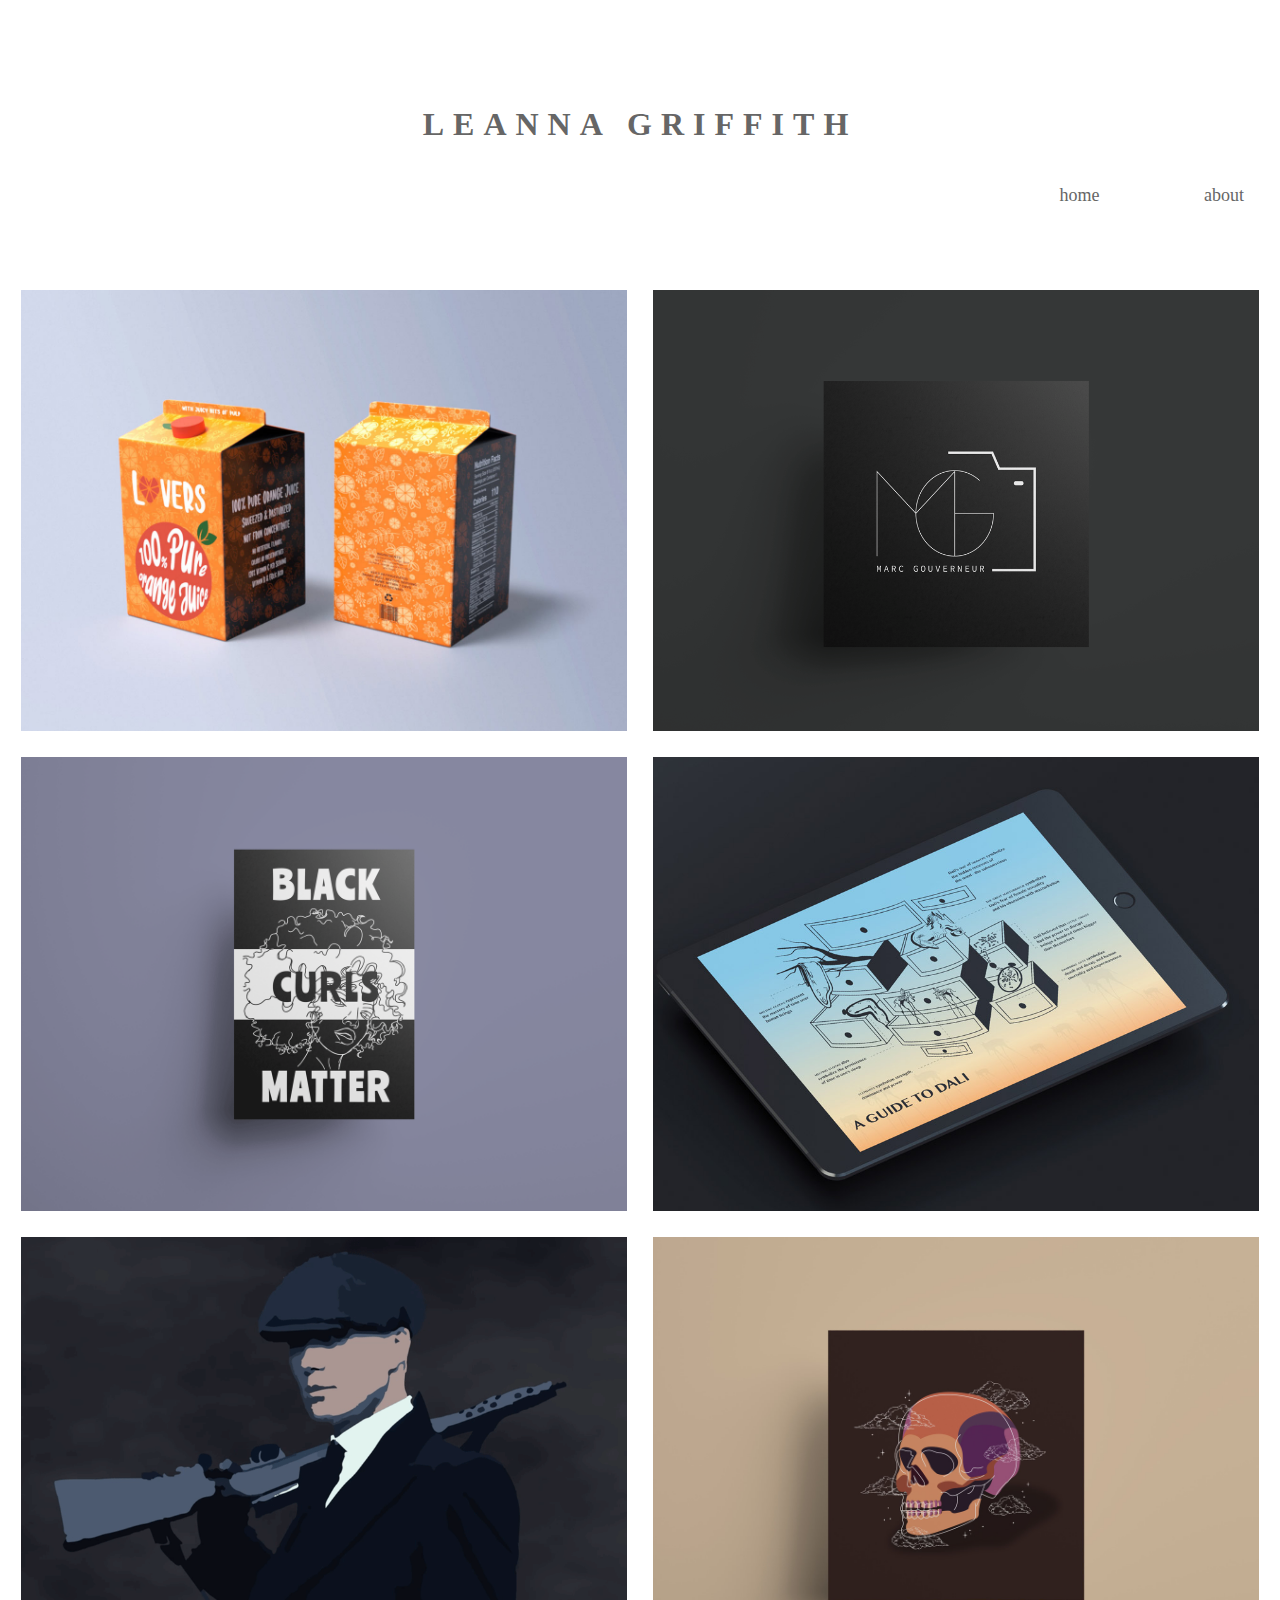
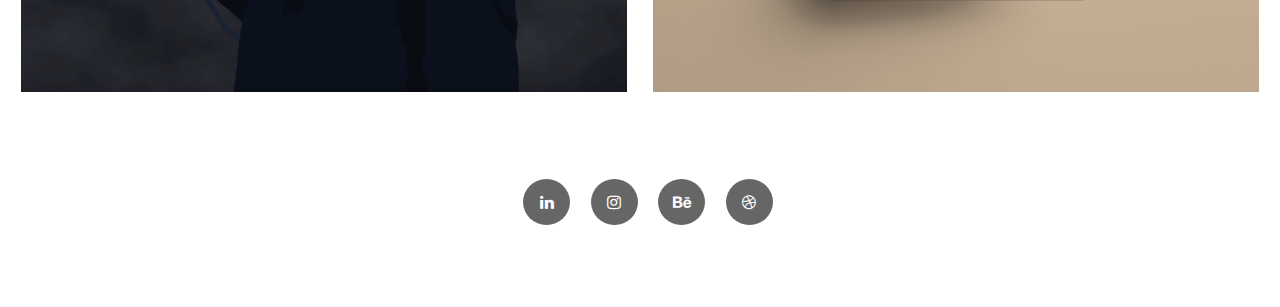
<file: index.html>
<!DOCTYPE html>
<html lang="en-us">
<head>
  <meta charset="utf-8">
  <meta name="viewport" content="width=device-width, initial-scale=1">
  <link rel="stylesheet" href="css/main.css">
  <link rel="stylesheet" href="https://cdnjs.cloudflare.com/ajax/libs/font-awesome/4.7.0/css/font-awesome.min.css">
  <title> Leanna Griffith Portfolio  </title>
  <meta name="description" content="Leanna Griffith Portfolio">
  <meta name="author" content="Leanna Griffith">
</head>
<body>

   <h1>
    <a href="index.html">Leanna Griffith</a>
  </h1>

  <nav>
    <ul>
      <li><a href="index.html">home</a></li>
      <li><a href="about.html">about</a></li>
    </ul>
  </nav>

 <div class="gallery">

  <div class="gallery-item">
     <a href="product-and-package-design.html" target="_top">
     <div class="img__wrap">
       <img class="gallery-image" alt="cover-lovers" src="img/cover-lovers.jpg" width="220" height="250"><div class = "img__description"> Product and Package Design</div>
     </div>
     </a>
    </div>

  <div class="gallery-item">
     <a href="logo-design.html" target="_top">
      <div class="img__wrap">
       <img class="gallery-image" alt="cover-marc-logo" src="img/cover-marc-logo.png" width="220" height="250"><div class = "img__description">Logo Design</div>
      </div>
     </a>
  </div>

  <div class="gallery-item">
    <a href="poster-design.html" target="_top">
      <div class="img__wrap">
        <img class="gallery-image" alt="cover-black-curls" src="img/cover-black-curls.png" width="220" height="250"><div class = "img__description">Poster Design</div>
      </div>
    </a>
  </div>

  <div class="gallery-item">
    <a href="data-visualizations.html" target="_top">
     <div class="img__wrap">
       <img class="gallery-image" alt="cover-dali" src="img/cover-dali.jpg" width="220" height="250"><div class = "img__description">Data Visualizations</div>
     </div>
    </a>
  </div>

  <div class="gallery-item">
    <a href="animations.html" target="_top">
     <div class="img__wrap">
       <img class="gallery-image" alt="cover-tommy" src="img/cover-tommy.png" width="220" height="250"><div class = "img__description">Animations</div>
     </div>
    </a>
  </div>

  <div class="gallery-item">
    <a href="digital-illustrations.html" target="_top">
      <div class="img__wrap">
        <img class="gallery-image" alt="cover-skull" src="img/cover-skull.jpg" width="220" height="250"> <div class = "img__description">Digital Illustrations</div>
      </div>
    </a>
  </div>

</div>

<figure class="social">
  <a href="https://www.linkedin.com/in/leanna-griffith/" target= "_blank" class="fa fa-linkedin"></a>
  <a href="https://www.instagram.com/leanna.design/" target= "_blank" class="fa fa-instagram"></a>
  <a href="https://behance.net/leannagriffith" target= "_blank" class="fa fa-behance"></a>
  <a href="https://dribbble.com/leannagriffith" target= "_blank" class="fa fa-dribbble"></a>
</figure>

</body>
</html>
</file>
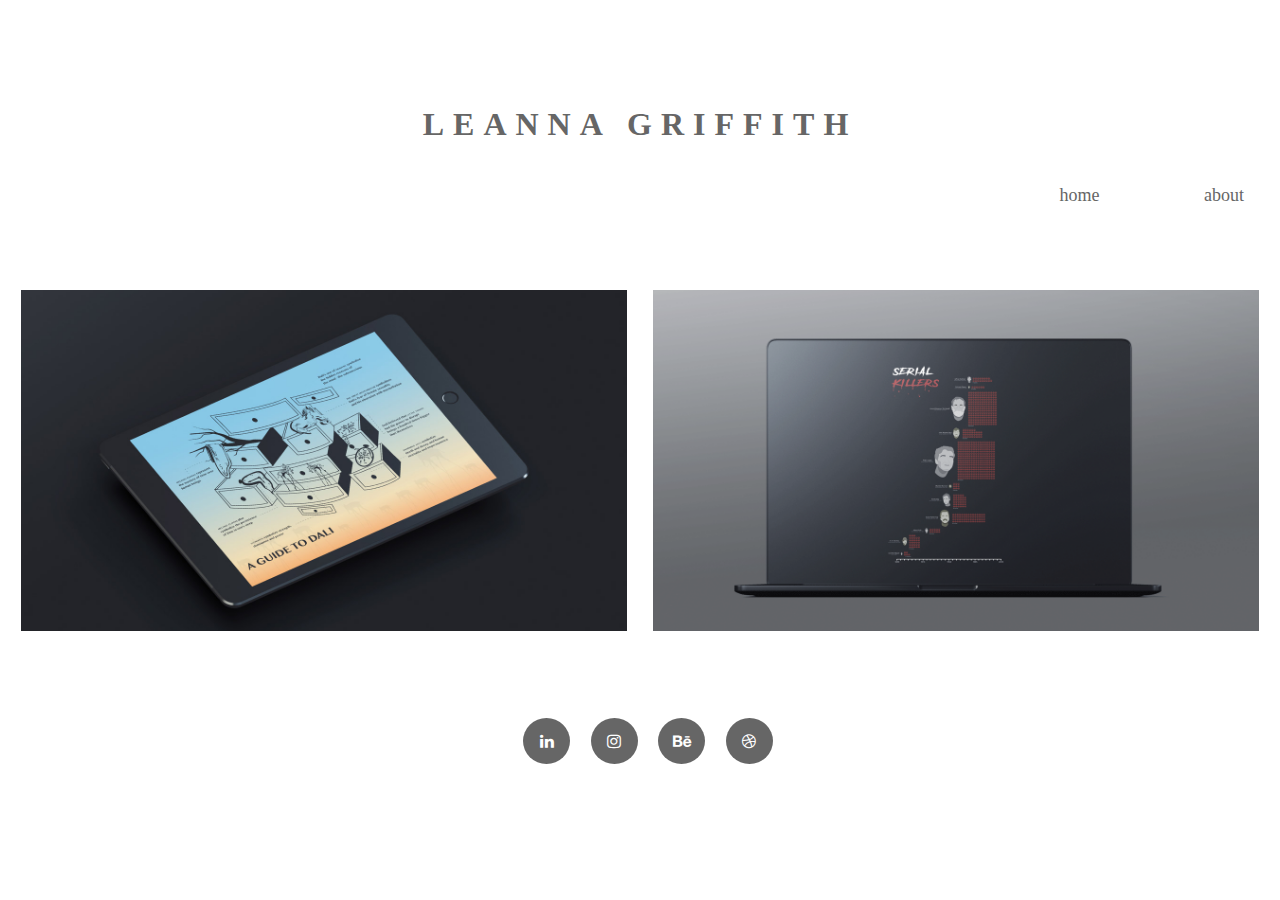
<file: data-visualizations.html>
<!DOCTYPE html>
<html lang="en-us">
<head>
  <meta charset="utf-8">
  <meta name="viewport" content="width=device-width, initial-scale=1">
  <link rel="stylesheet" href="css/main.css">
  <link rel="stylesheet" href="https://cdnjs.cloudflare.com/ajax/libs/font-awesome/4.7.0/css/font-awesome.min.css">
  <title> Leanna Griffith Portfolio  </title>
  <meta name="description" content="Leanna Griffith Portfolio">
  <meta name="author" content="Leanna Griffith">
</head>
<body>

   <h1>
    <a href="index.html">Leanna Griffith</a>
  </h1>

  <nav>
    <ul>
      <li><a href="index.html">home</a></li>
      <li><a href="about.html">about</a></li>
    </ul>
  </nav>

 <div class="gallery">

  <div class="gallery-item">
     <div class="img__wrap">
       <img class="gallery-image" alt="cover-dali" src="img/cover-dali.jpg" width="220" height="250"><div class = "img__description">Salvador Dali Diagram</div>
     </div>
     </a>
    </div>

  <div class="gallery-item">
      <div class="img__wrap">
       <img class="gallery-image" alt="cover-serial-killers" src="img/cover-serial-killers.png" width="220" height="250"><div class = "img__description">Serial Killers Data Visualization</div>
      </div>
     </a>
  </div>
   
</div>

<figure class="social">
  <a href="https://www.linkedin.com/in/leanna-griffith/" target= "_blank" class="fa fa-linkedin"></a>
  <a href="https://www.instagram.com/leanna.design/" target= "_blank" class="fa fa-instagram"></a>
  <a href="https://behance.net/leannagriffith" target= "_blank" class="fa fa-behance"></a>
  <a href="https://dribbble.com/leannagriffith" target= "_blank" class="fa fa-dribbble"></a>
</figure>

</body>
</html>
</file>
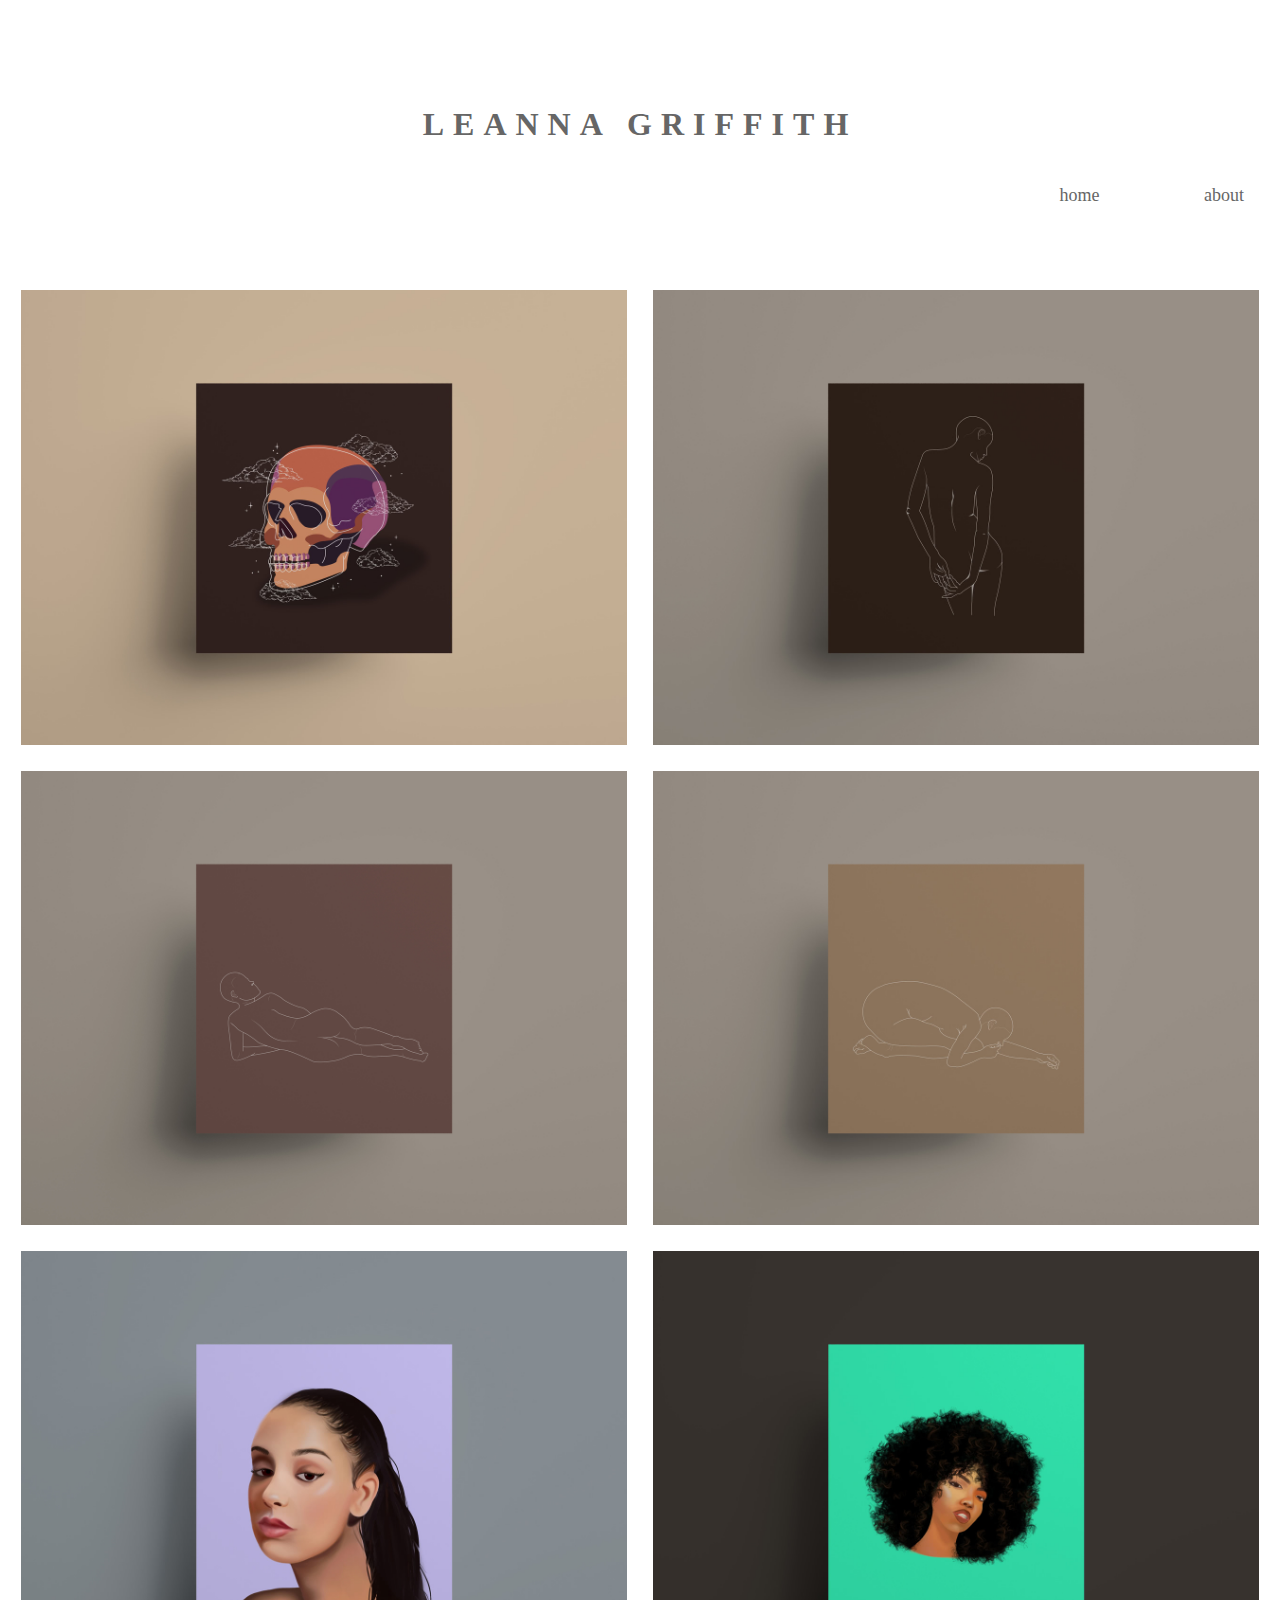
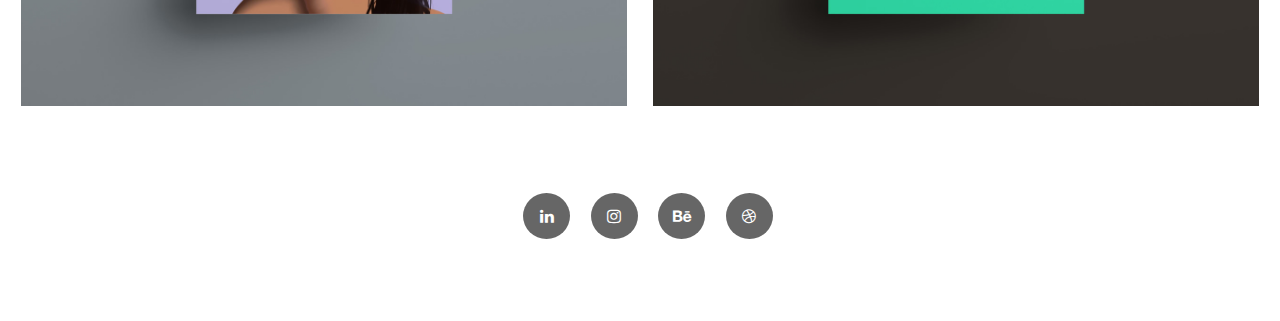
<file: digital-illustrations.html>
<!DOCTYPE html>
<html lang="en-us">
<head>
  <meta charset="utf-8">
  <meta name="viewport" content="width=device-width, initial-scale=1">
  <link rel="stylesheet" href="css/main.css">
  <link rel="stylesheet" href="https://cdnjs.cloudflare.com/ajax/libs/font-awesome/4.7.0/css/font-awesome.min.css">
  <title> Leanna Griffith Portfolio  </title>
  <meta name="description" content="Leanna Griffith Portfolio">
  <meta name="author" content="Leanna Griffith">
</head>
<body>

   <h1>
    <a href="index.html">Leanna Griffith</a>
  </h1>

  <nav>
    <ul>
      <li><a href="index.html">home</a></li>
      <li><a href="about.html">about</a></li>
    </ul>
  </nav>

 <div class="gallery">

  <div class="gallery-item">
     <div class="img__wrap">
       <img class="gallery-image" alt="skull" src="img/skull.jpg" width="220" height="250"><div class = "img__description"> Skull</div>
     </div>
     </a>
    </div>

  <div class="gallery-item">
      <div class="img__wrap">
       <img class="gallery-image" alt="nude1" src="img/nude1.jpg" width="220" height="250"><div class = "img__description">Nude</div>
      </div>
     </a>
  </div>

  <div class="gallery-item">
     <div class="img__wrap">
       <img class="gallery-image" alt="nude2" src="img/nude2.jpg" width="220" height="250"><div class = "img__description">Nude</div>
     </div>
    </a>
  </div>
  
   <div class="gallery-item">
     <div class="img__wrap">
       <img class="gallery-image" alt="nude3" src="img/nude3.jpg" width="220" height="250"><div class = "img__description">Nude</div>
     </div>
    </a>
  </div>
  
<div class="gallery-item">
     <div class="img__wrap">
       <img class="gallery-image" img alt="jorja" src="img/jorja.jpg" width="220" height="250"><div class = "img__description">Jorja</div>
     </div>
    </a>
  </div>
   
   <div class="gallery-item">
     <div class="img__wrap">
       <img class="gallery-image" img alt="curly-girl" src="img/curly-girl.jpg" width="220" height="250"><div class = "img__description">Curly Girl</div>
     </div>
    </a>
  </div>
  
</div>

<figure class="social">
  <a href="https://www.linkedin.com/in/leanna-griffith/" target= "_blank" class="fa fa-linkedin"></a>
  <a href="https://www.instagram.com/leanna.design/" target= "_blank" class="fa fa-instagram"></a>
  <a href="https://behance.net/leannagriffith" target= "_blank" class="fa fa-behance"></a>
  <a href="https://dribbble.com/leannagriffith" target= "_blank" class="fa fa-dribbble"></a>
</figure>

</body>
</html>
</file>
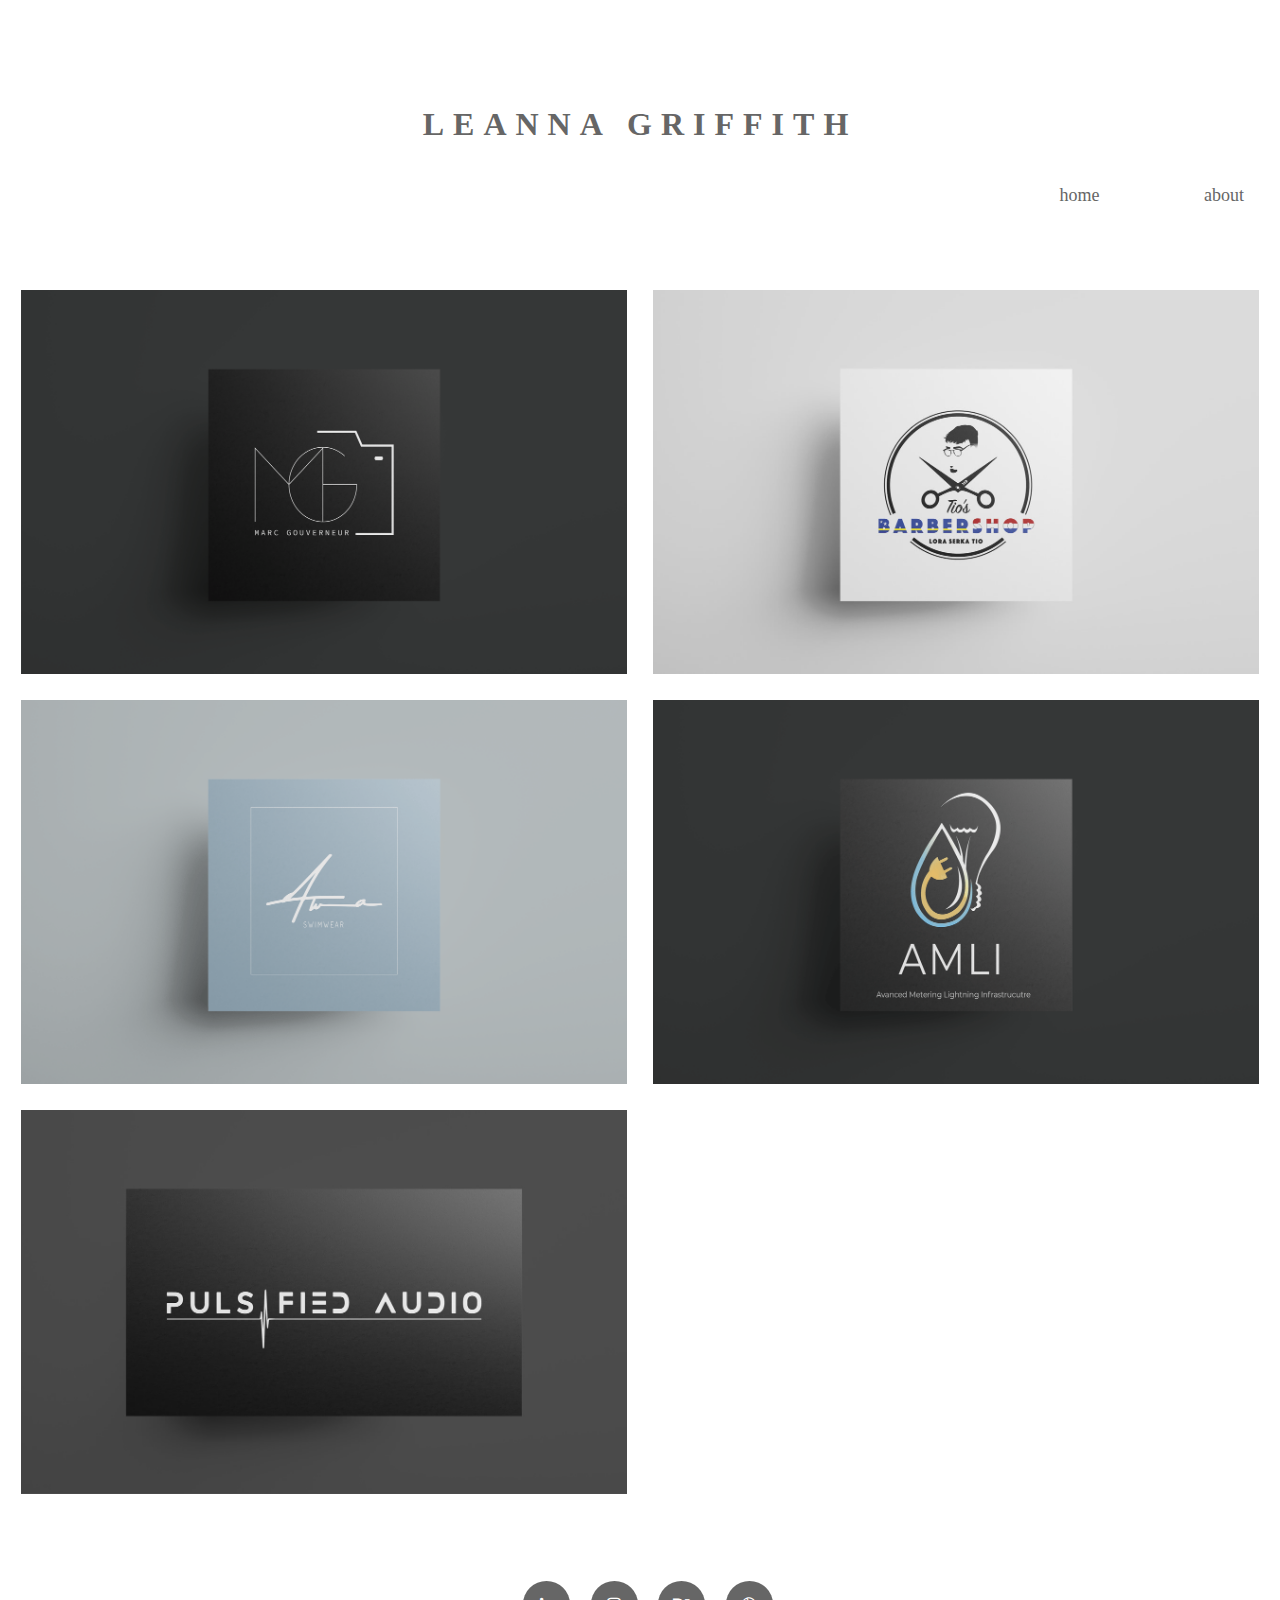
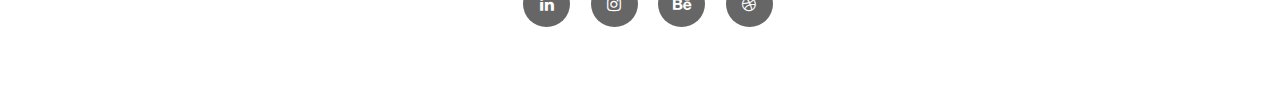
<file: logo-design.html>
<!DOCTYPE html>
<html lang="en-us">
<head>
  <meta charset="utf-8">
  <meta name="viewport" content="width=device-width, initial-scale=1">
  <link rel="stylesheet" href="css/main.css">
  <link rel="stylesheet" href="https://cdnjs.cloudflare.com/ajax/libs/font-awesome/4.7.0/css/font-awesome.min.css">
  <title> Leanna Griffith Portfolio  </title>
  <meta name="description" content="Leanna Griffith Portfolio">
  <meta name="author" content="Leanna Griffith">
</head>
<body>

   <h1>
    <a href="index.html">Leanna Griffith</a>
  </h1>

  <nav>
    <ul>
      <li><a href="index.html">home</a></li>
      <li><a href="about.html">about</a></li>
    </ul>
  </nav>

 <div class="gallery">

  <div class="gallery-item">
     <div class="img__wrap">
       <img class="gallery-image" alt="cover-mg-photography" src="img/cover-mg-photography.png" width="220" height="250"><div class = "img__description"> MG Photography</div>
     </div>
     </a>
    </div>

  <div class="gallery-item">
      <div class="img__wrap">
       <img class="gallery-image" alt="cover-tio" src="img/cover-tio.jpg" width="220" height="250"><div class = "img__description">Tio's Barbershop</div>
      </div>
     </a>
  </div>

  <div class="gallery-item">
     <div class="img__wrap">
       <img class="gallery-image" alt="cover-awa" src="img/cover-awa.png" width="220" height="250"><div class = "img__description">AWA Bikinis</div>
     </div>
    </a>
  </div>
  
   <div class="gallery-item">
     <div class="img__wrap">
       <img class="gallery-image" alt="cover-amli" src="img/cover-amli.png" width="220" height="250"><div class = "img__description">AMLI</div>
     </div>
    </a>
  </div>
  
<div class="gallery-item">
     <div class="img__wrap">
       <img class="gallery-image" alt="cover-pulsified-audio" src="img/cover-pulsified-audio.jpg" width="220" height="250"><div class = "img__description">Pulsified Audio</div>
     </div>
    </a>
  </div>
  
</div>

<figure class="social">
  <a href="https://www.linkedin.com/in/leanna-griffith/" target= "_blank" class="fa fa-linkedin"></a>
  <a href="https://www.instagram.com/leanna.design/" target= "_blank" class="fa fa-instagram"></a>
  <a href="https://behance.net/leannagriffith" target= "_blank" class="fa fa-behance"></a>
  <a href="https://dribbble.com/leannagriffith" target= "_blank" class="fa fa-dribbble"></a>
</figure>

</body>
</html>
</file>
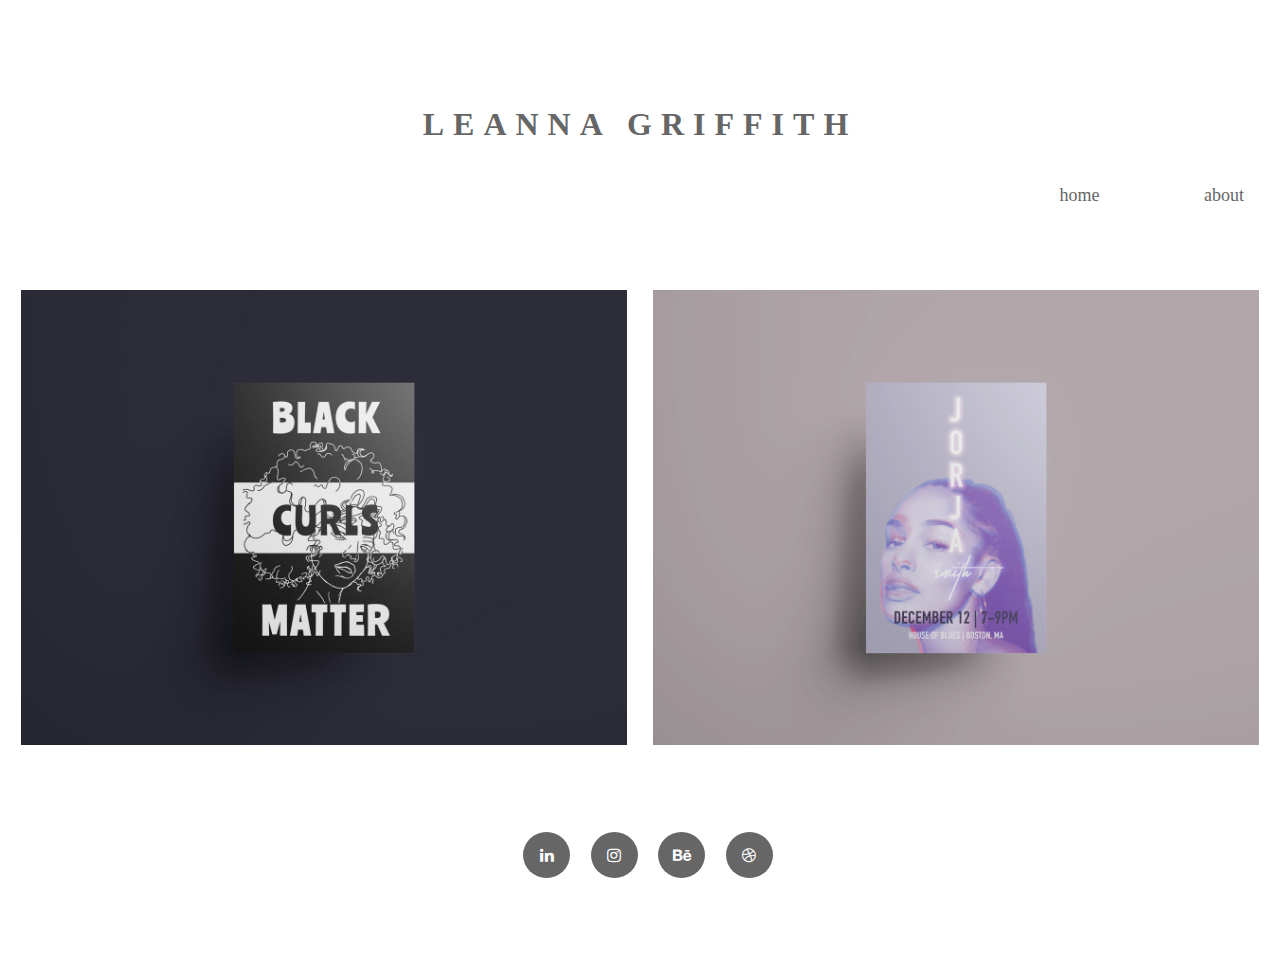
<file: poster-design.html>
<!DOCTYPE html>
<html lang="en-us">
<head>
  <meta charset="utf-8">
  <meta name="viewport" content="width=device-width, initial-scale=1">
  <link rel="stylesheet" href="css/main.css">
  <link rel="stylesheet" href="https://cdnjs.cloudflare.com/ajax/libs/font-awesome/4.7.0/css/font-awesome.min.css">
  <title> Leanna Griffith Portfolio  </title>
  <meta name="description" content="Leanna Griffith Portfolio">
  <meta name="author" content="Leanna Griffith">
</head>
<body>

   <h1>
    <a href="index.html">Leanna Griffith</a>
  </h1>

  <nav>
    <ul>
      <li><a href="index.html">home</a></li>
      <li><a href="about.html">about</a></li>
    </ul>
  </nav>

 <div class="gallery">

  <div class="gallery-item">
     <div class="img__wrap">
       <img class="gallery-image" alt="cover-curls" src="img/cover-curls.jpg" width="220" height="250"><div class = "img__description"> Embrace The Fluff Advocacy Poster</div>
     </div>
     </a>
    </div>

  <div class="gallery-item">
      <div class="img__wrap">
       <img class="gallery-image" alt="cover-jorja" src="img/cover-jorja.png" width="220" height="250"><div class = "img__description">Jorja Smith Poster Event Poster</div>
      </div>
     </a>
  </div>

</div>

<figure class="social">
  <a href="https://www.linkedin.com/in/leanna-griffith/" target= "_blank" class="fa fa-linkedin"></a>
  <a href="https://www.instagram.com/leanna.design/" target= "_blank" class="fa fa-instagram"></a>
  <a href="https://behance.net/leannagriffith" target= "_blank" class="fa fa-behance"></a>
  <a href="https://dribbble.com/leannagriffith" target= "_blank" class="fa fa-dribbble"></a>
</figure>

</body>
</html>
</file>
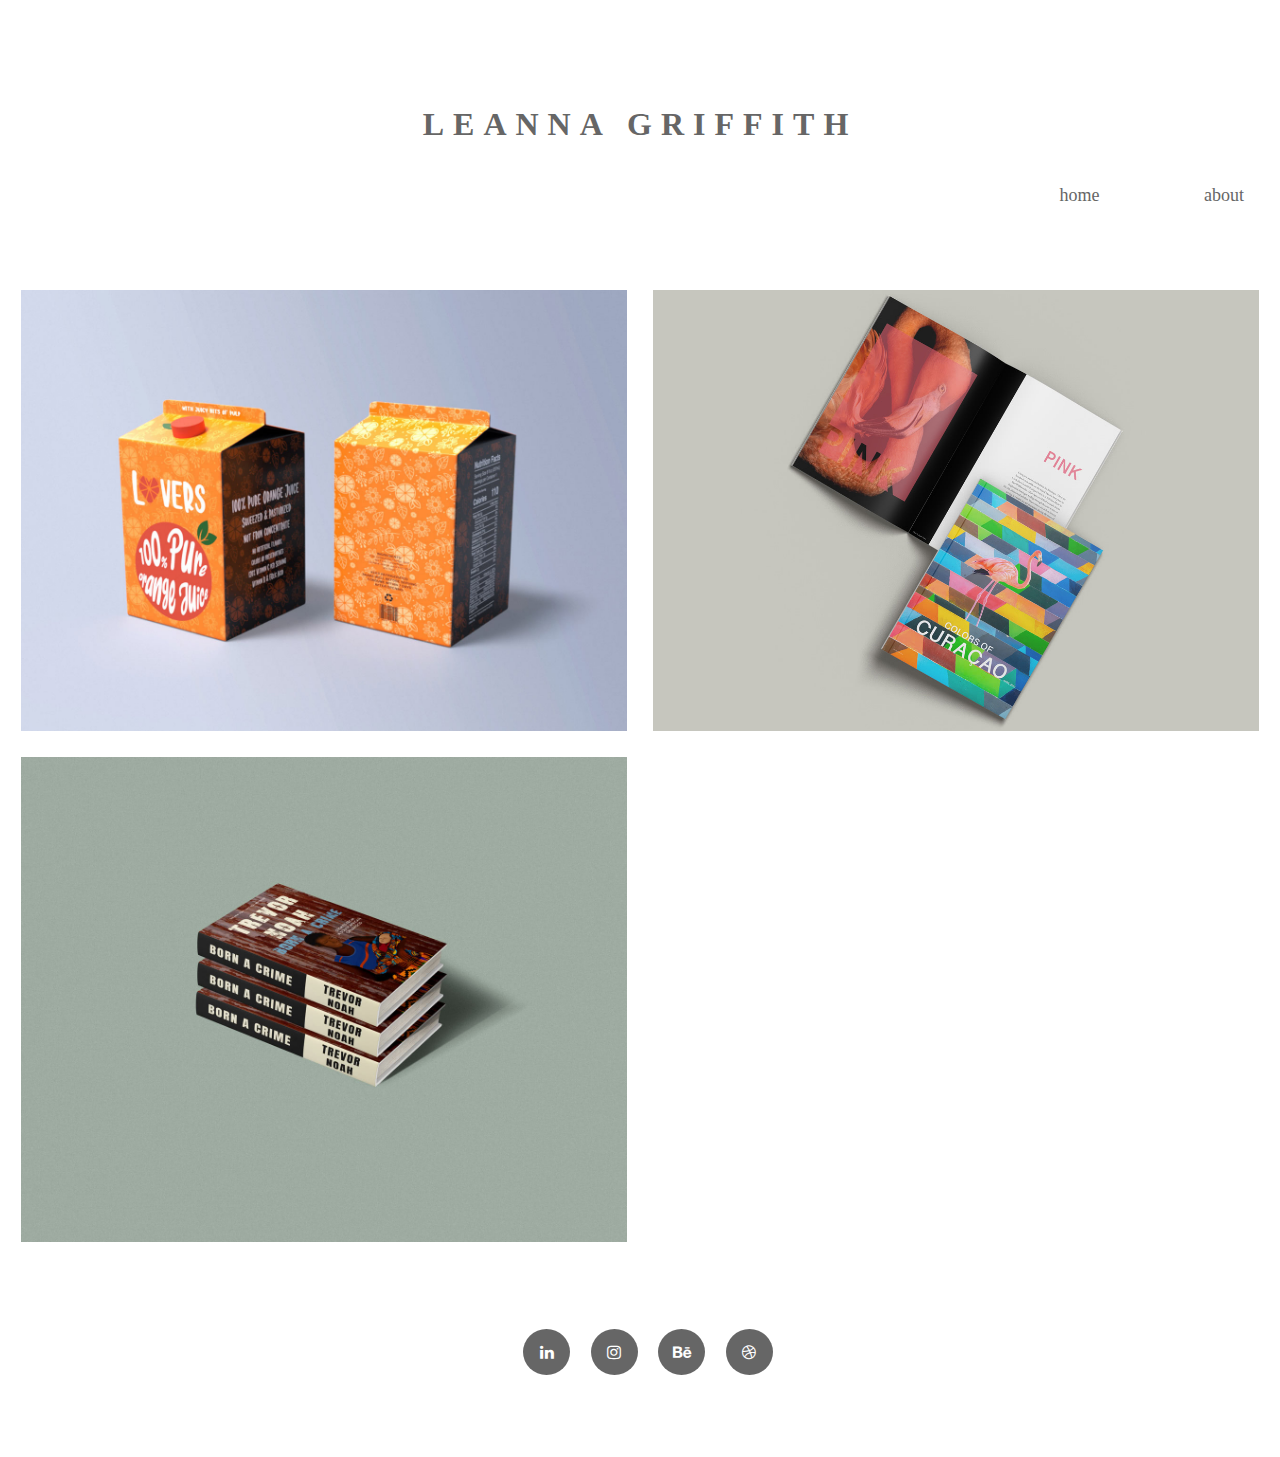
<file: product-and-package-design.html>
<!DOCTYPE html>
<html lang="en-us">
<head>
  <meta charset="utf-8">
  <meta name="viewport" content="width=device-width, initial-scale=1">
  <link rel="stylesheet" href="css/main.css">
  <link rel="stylesheet" href="https://cdnjs.cloudflare.com/ajax/libs/font-awesome/4.7.0/css/font-awesome.min.css">
  <title> Leanna Griffith Portfolio  </title>
  <meta name="description" content="Leanna Griffith Portfolio">
  <meta name="author" content="Leanna Griffith">
</head>
<body>

   <h1>
    <a href="index.html">Leanna Griffith</a>
  </h1>

  <nav>
    <ul>
      <li><a href="index.html">home</a></li>
      <li><a href="about.html">about</a></li>
    </ul>
  </nav>

 <div class="gallery">

  <div class="gallery-item">
     <div class="img__wrap">
       <img class="gallery-image" alt="cover-lovers" src="img/cover-lovers.jpg" width="220" height="250"><div class = "img__description"> Lovers Package Redesign</div>
     </div>
     </a>
    </div>

  <div class="gallery-item">
      <div class="img__wrap">
       <img class="gallery-image" alt="cover-magazine" src="img/cover-magazine.jpg" width="220" height="250"><div class = "img__description">Colors of Curaçao Magazine</div>
      </div>
     </a>
  </div>

  <div class="gallery-item">
     <div class="img__wrap">
       <img class="gallery-image" alt="cover-born-a-crime" src="img/cover-born-a-crime.jpg" width="220" height="250"><div class = "img__description">Book Cover Redesign</div>
     </div>
    </a>
  </div>
  

</div>

<figure class="social">
  <a href="https://www.linkedin.com/in/leanna-griffith/" target= "_blank" class="fa fa-linkedin"></a>
  <a href="https://www.instagram.com/leanna.design/" target= "_blank" class="fa fa-instagram"></a>
  <a href="https://behance.net/leannagriffith" target= "_blank" class="fa fa-behance"></a>
  <a href="https://dribbble.com/leannagriffith" target= "_blank" class="fa fa-dribbble"></a>
</figure>

</body>
</html>
</file>
<file: css/main.css>
html {
  font: 100%/1.15 sans-serif;
}

@media (prefers-reduced-motion: no-preference) {
  
  html {
    scroll-behavior: smooth;
  }

}

body {
  max-width: 100rem;
  padding: 0 1rem;
  margin: 0 auto;
}

p {
  font-family: "Avenir";
  font-size: 16px;
  max-width: 55em;
  padding: 0 5%;
  margin: 0 auto;
  margin-top: 7em;
  margin-bottom: 20em;
  line-height: 1.7em;
  display: block;
}

/* Navigation */

nav {
  margin-right: -5rem;
}

nav ul {
  text-align: right;
  margin-top: 2em;
  margin-bottom: 5em;
}

nav li {
  display: inline;
}

nav a {
  display: inline-block;
  color: #666666;
  margin-right: 100px;;
  text-decoration: none;
  font-size: 18px;
  font-family: "Avenir";
}

nav a:hover {
  color: black;
}

h1 {
    margin-top: 3em;
    font-family: 'Helvetica Neue';
    text-align: center;
    text-transform: uppercase;
    letter-spacing: 9px;
    padding: 10px;
}

 a {
    color: #666666;
    text-decoration: none;
  }

.gallery {
 display: grid;
}

.gallery-image {
 display: block;
 width: 100%;
 height: 100%;
 object-fit: cover;
}

.gallery {
  display: grid;
  grid-template-columns: repeat(auto-fit, minmax(29rem, 1fr));
  grid-gap: 1rem;
 }

 .gallery-item {
  margin: 5px;
 }

.img__wrap {
  position: relative;
  height: 100%;
  width: 100%;
}
.img__description {
  position:absolute;
  width: 100%;
  border: none;
  height: 100%;
  opacity: 0;
  line-height: 400px;
  text-align: center;
  background-color: white;
  top: 0;
  bottom: 0;
  left: 0;
  right: 0;
  transition: opacity .2s, visibility .2s;
}

.img__wrap:hover .img__description {
  visibility: visible;
  opacity: 10;
  font-family: 'Avenir';
}

/* Social */

.social {
  margin: 5.125rem; /* 50px */
  text-align: center;
}

.fa {
  font-size: 30px;
  width: 17px;
  color: #fff;
  text-align: center;
  text-decoration: none;
  background: #666;
  padding: 15px;
  border-radius: 50%;
  margin-left: 1em;

}

.fa:hover {
  opacity: 0.7;
}

/* Animations */

video {
  display: block;
  margin: auto;
  margin-bottom: 2em;
}
</file>
